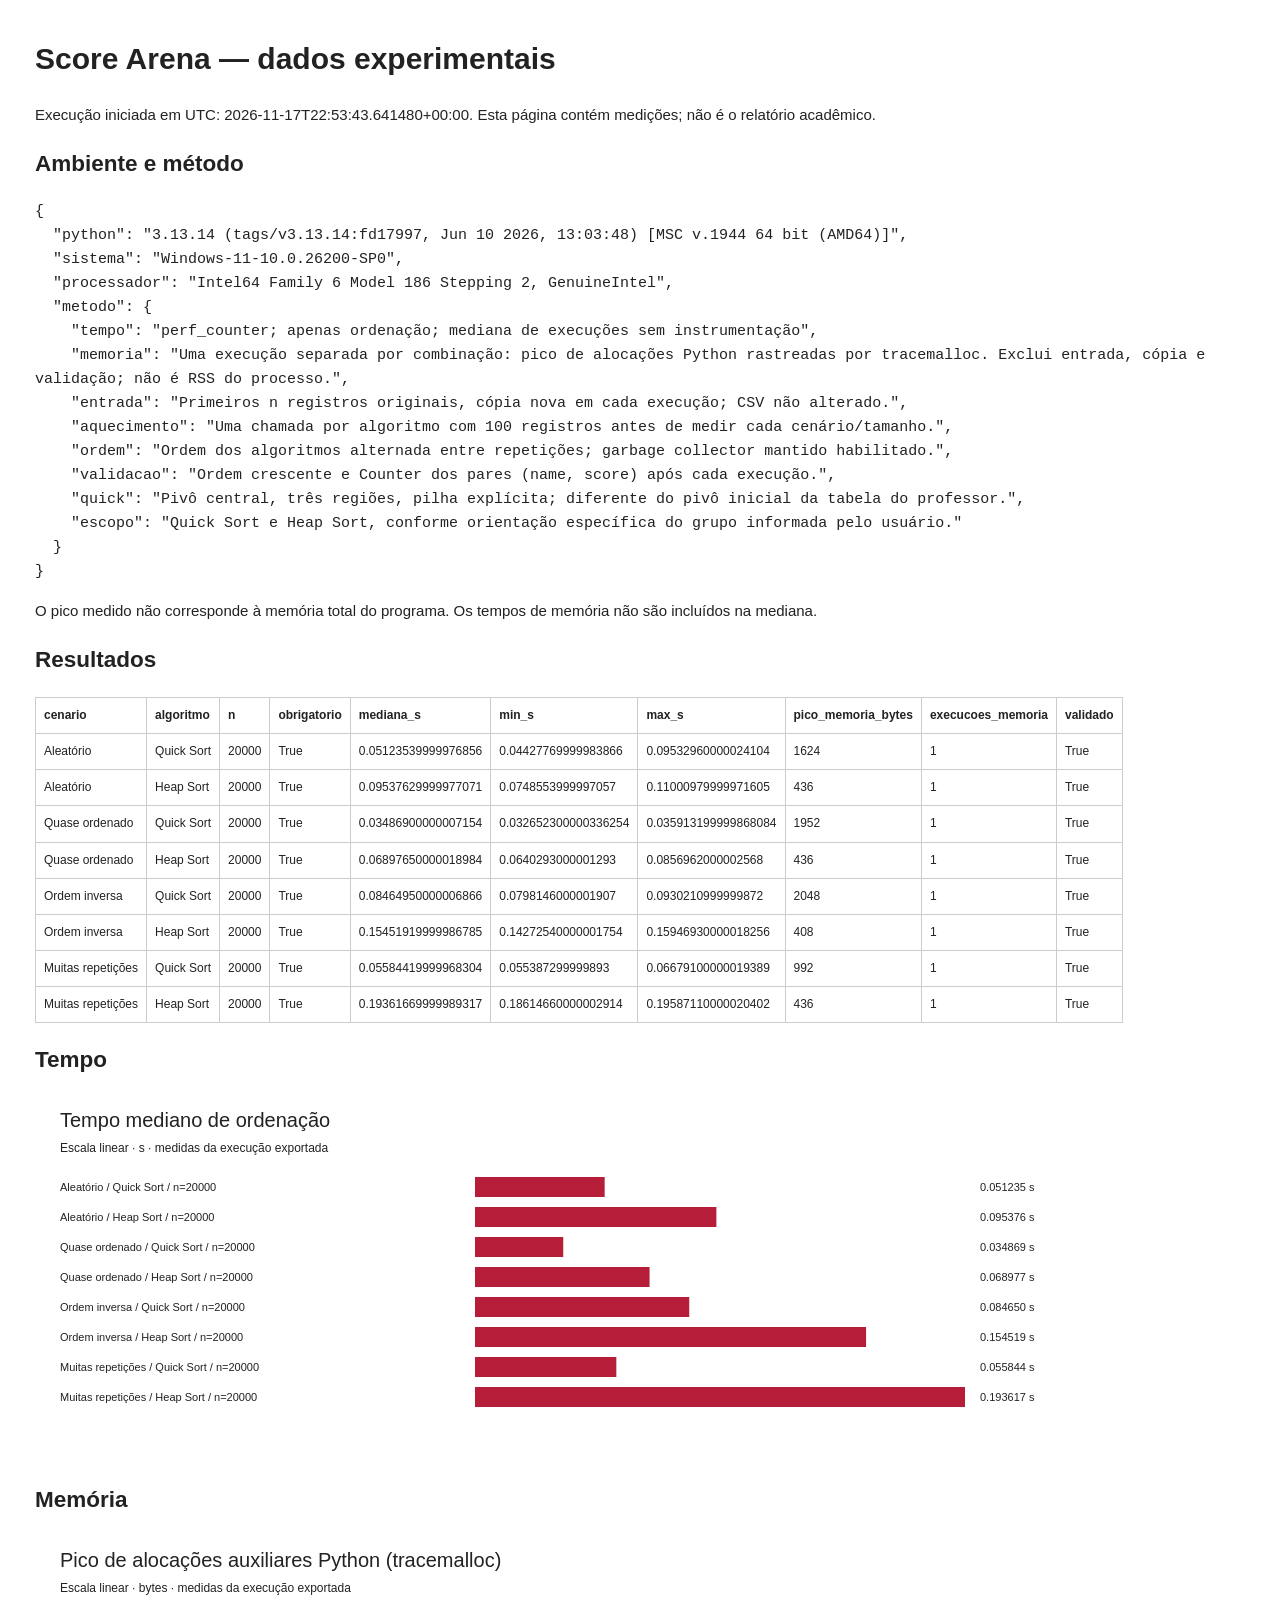
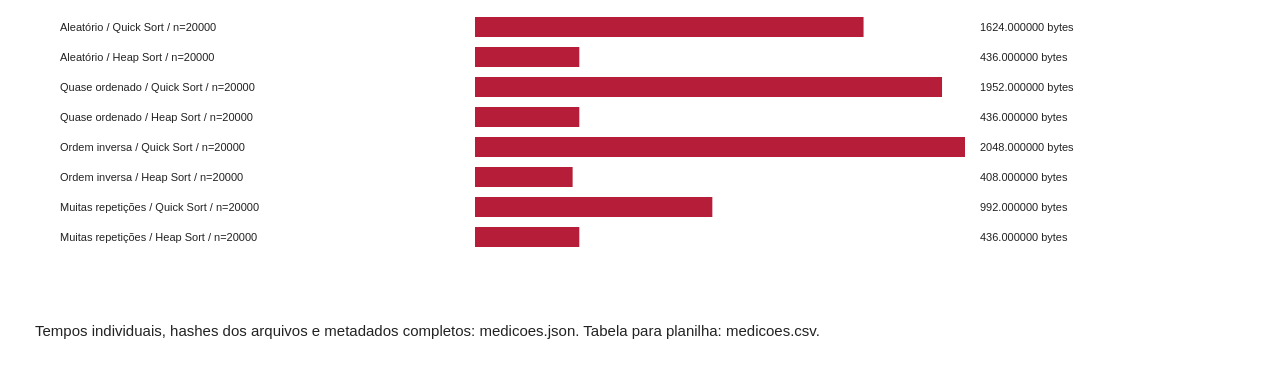
<file: Score_Arena_Redline/resultados/visualizar_resultados.html>
<!doctype html><html lang="pt-BR"><meta charset="utf-8"><meta name="viewport" content="width=device-width,initial-scale=1">
<title>Score Arena — dados experimentais</title><style>body{font:15px/1.6 Arial;margin:35px;color:#222}table{border-collapse:collapse;font-size:12px}td,th{border:1px solid #ccc;padding:8px;text-align:left}img{width:100%;max-width:1100px}pre{white-space:pre-wrap}.scroll{overflow:auto}</style>
<h1>Score Arena — dados experimentais</h1><p>Execução iniciada em UTC: 2026-11-17T22:53:43.641480+00:00. Esta página contém medições; não é o relatório acadêmico.</p>
<h2>Ambiente e método</h2><pre>{
  &quot;python&quot;: &quot;3.13.14 (tags/v3.13.14:fd17997, Jun 10 2026, 13:03:48) [MSC v.1944 64 bit (AMD64)]&quot;,
  &quot;sistema&quot;: &quot;Windows-11-10.0.26200-SP0&quot;,
  &quot;processador&quot;: &quot;Intel64 Family 6 Model 186 Stepping 2, GenuineIntel&quot;,
  &quot;metodo&quot;: {
    &quot;tempo&quot;: &quot;perf_counter; apenas ordenação; mediana de execuções sem instrumentação&quot;,
    &quot;memoria&quot;: &quot;Uma execução separada por combinação: pico de alocações Python rastreadas por tracemalloc. Exclui entrada, cópia e validação; não é RSS do processo.&quot;,
    &quot;entrada&quot;: &quot;Primeiros n registros originais, cópia nova em cada execução; CSV não alterado.&quot;,
    &quot;aquecimento&quot;: &quot;Uma chamada por algoritmo com 100 registros antes de medir cada cenário/tamanho.&quot;,
    &quot;ordem&quot;: &quot;Ordem dos algoritmos alternada entre repetições; garbage collector mantido habilitado.&quot;,
    &quot;validacao&quot;: &quot;Ordem crescente e Counter dos pares (name, score) após cada execução.&quot;,
    &quot;quick&quot;: &quot;Pivô central, três regiões, pilha explícita; diferente do pivô inicial da tabela do professor.&quot;,
    &quot;escopo&quot;: &quot;Quick Sort e Heap Sort, conforme orientação específica do grupo informada pelo usuário.&quot;
  }
}</pre>
<p>O pico medido não corresponde à memória total do programa. Os tempos de memória não são incluídos na mediana.</p>
<h2>Resultados</h2><div class="scroll"><table><thead><tr><th>cenario</th><th>algoritmo</th><th>n</th><th>obrigatorio</th><th>mediana_s</th><th>min_s</th><th>max_s</th><th>pico_memoria_bytes</th><th>execucoes_memoria</th><th>validado</th></tr></thead><tbody><tr><td>Aleatório</td><td>Quick Sort</td><td>20000</td><td>True</td><td>0.05123539999976856</td><td>0.04427769999983866</td><td>0.09532960000024104</td><td>1624</td><td>1</td><td>True</td></tr><tr><td>Aleatório</td><td>Heap Sort</td><td>20000</td><td>True</td><td>0.09537629999977071</td><td>0.0748553999997057</td><td>0.11000979999971605</td><td>436</td><td>1</td><td>True</td></tr><tr><td>Quase ordenado</td><td>Quick Sort</td><td>20000</td><td>True</td><td>0.03486900000007154</td><td>0.032652300000336254</td><td>0.035913199999868084</td><td>1952</td><td>1</td><td>True</td></tr><tr><td>Quase ordenado</td><td>Heap Sort</td><td>20000</td><td>True</td><td>0.06897650000018984</td><td>0.0640293000001293</td><td>0.0856962000002568</td><td>436</td><td>1</td><td>True</td></tr><tr><td>Ordem inversa</td><td>Quick Sort</td><td>20000</td><td>True</td><td>0.08464950000006866</td><td>0.0798146000001907</td><td>0.0930210999999872</td><td>2048</td><td>1</td><td>True</td></tr><tr><td>Ordem inversa</td><td>Heap Sort</td><td>20000</td><td>True</td><td>0.15451919999986785</td><td>0.14272540000001754</td><td>0.15946930000018256</td><td>408</td><td>1</td><td>True</td></tr><tr><td>Muitas repetições</td><td>Quick Sort</td><td>20000</td><td>True</td><td>0.05584419999968304</td><td>0.055387299999893</td><td>0.06679100000019389</td><td>992</td><td>1</td><td>True</td></tr><tr><td>Muitas repetições</td><td>Heap Sort</td><td>20000</td><td>True</td><td>0.19361669999989317</td><td>0.18614660000002914</td><td>0.19587110000020402</td><td>436</td><td>1</td><td>True</td></tr></tbody></table></div>
<h2>Tempo</h2><img src="tempos.svg" alt="Gráfico de medianas em segundos"><h2>Memória</h2><img src="memoria.svg" alt="Gráfico de pico de memória auxiliar">
<p>Tempos individuais, hashes dos arquivos e metadados completos: medicoes.json. Tabela para planilha: medicoes.csv.</p></html>
</file>
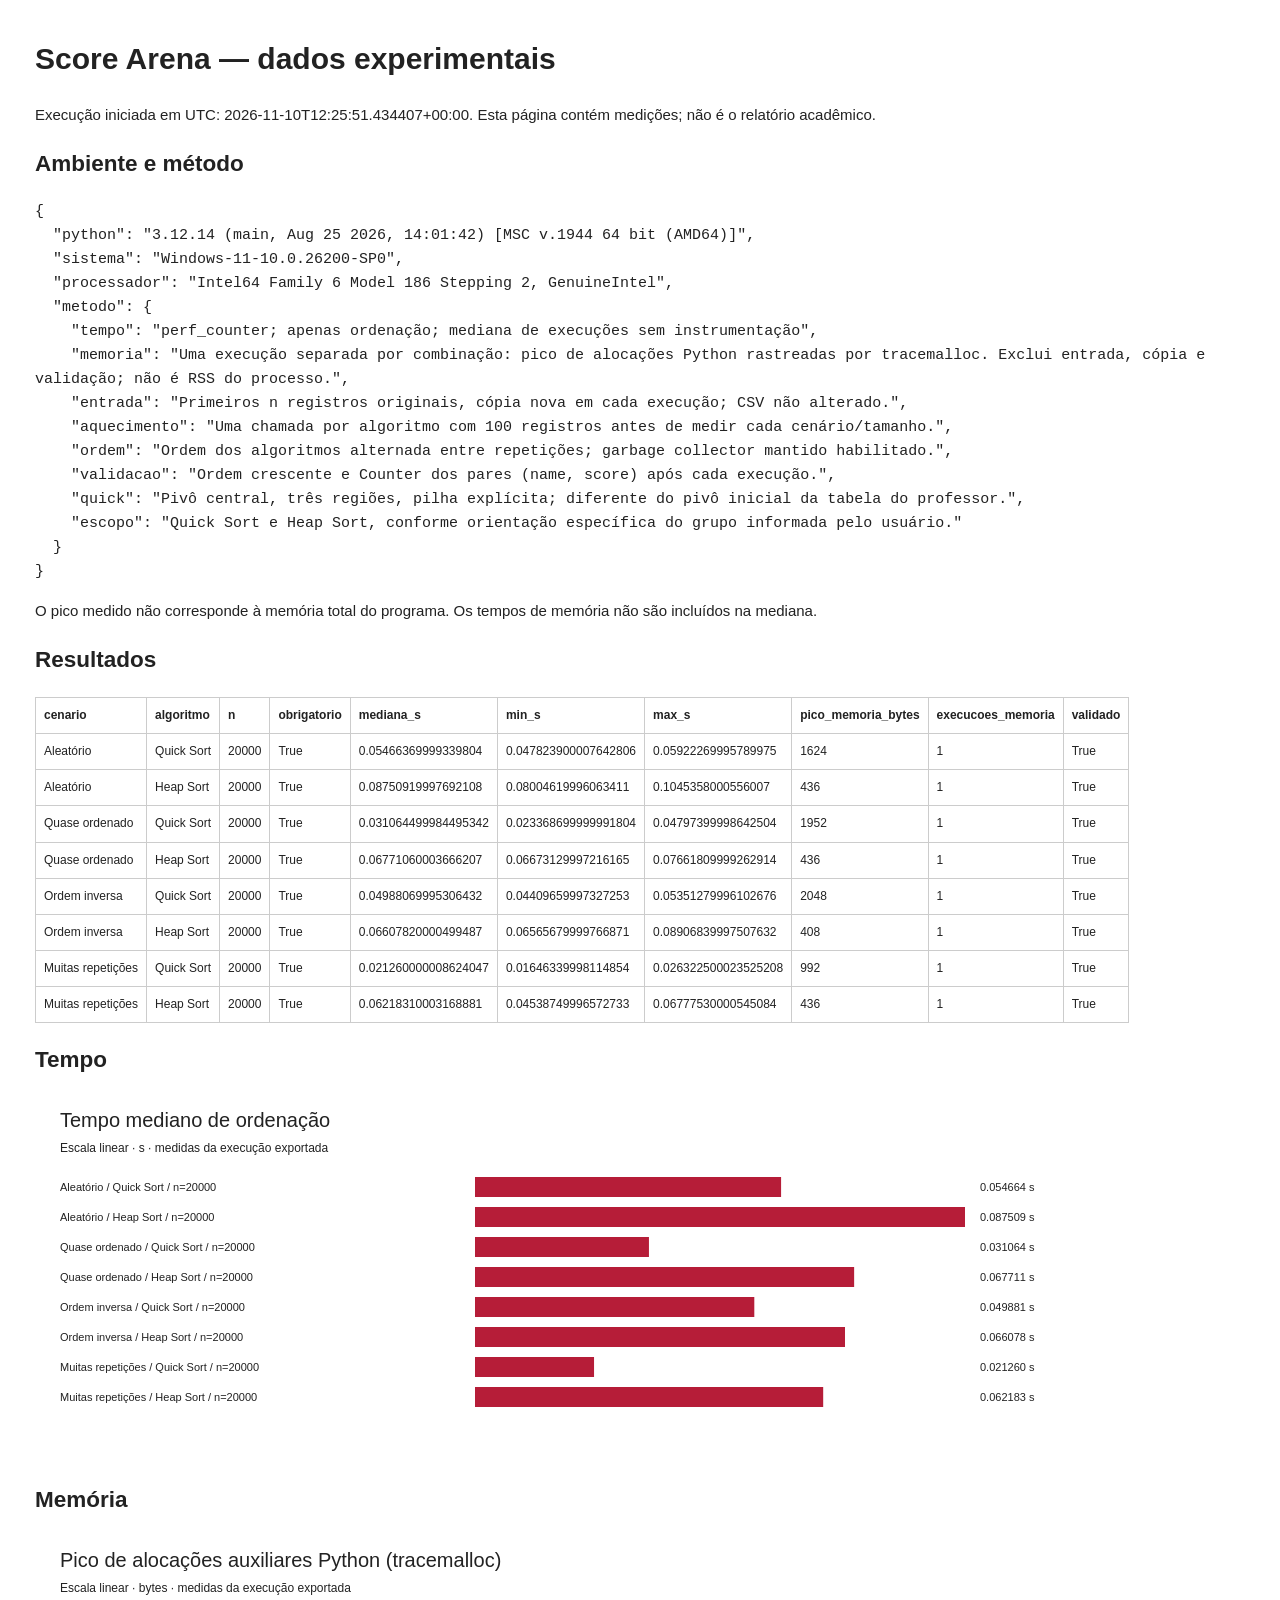
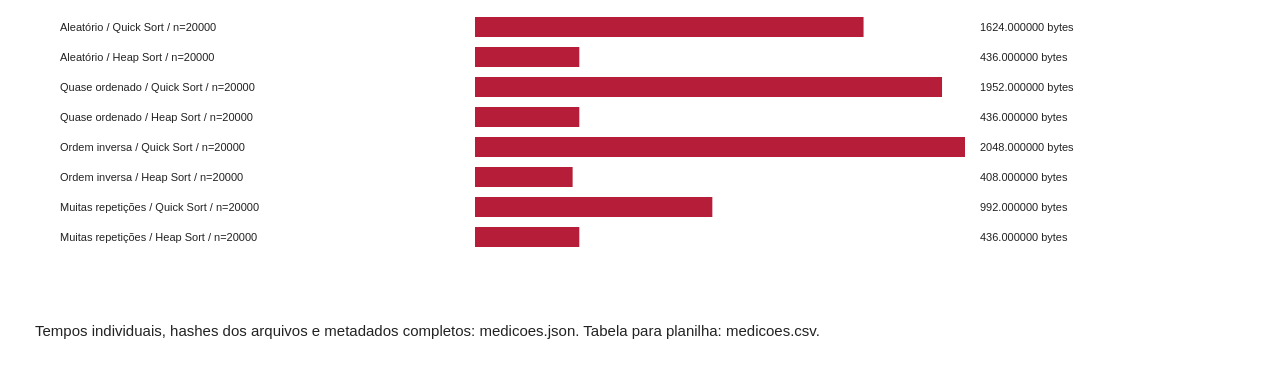
<file: Score_Arena_Redline/resultados_validacao/visualizar_resultados.html>
<!doctype html><html lang="pt-BR"><meta charset="utf-8"><meta name="viewport" content="width=device-width,initial-scale=1">
<title>Score Arena — dados experimentais</title><style>body{font:15px/1.6 Arial;margin:35px;color:#222}table{border-collapse:collapse;font-size:12px}td,th{border:1px solid #ccc;padding:8px;text-align:left}img{width:100%;max-width:1100px}pre{white-space:pre-wrap}.scroll{overflow:auto}</style>
<h1>Score Arena — dados experimentais</h1><p>Execução iniciada em UTC: 2026-11-10T12:25:51.434407+00:00. Esta página contém medições; não é o relatório acadêmico.</p>
<h2>Ambiente e método</h2><pre>{
  &quot;python&quot;: &quot;3.12.14 (main, Aug 25 2026, 14:01:42) [MSC v.1944 64 bit (AMD64)]&quot;,
  &quot;sistema&quot;: &quot;Windows-11-10.0.26200-SP0&quot;,
  &quot;processador&quot;: &quot;Intel64 Family 6 Model 186 Stepping 2, GenuineIntel&quot;,
  &quot;metodo&quot;: {
    &quot;tempo&quot;: &quot;perf_counter; apenas ordenação; mediana de execuções sem instrumentação&quot;,
    &quot;memoria&quot;: &quot;Uma execução separada por combinação: pico de alocações Python rastreadas por tracemalloc. Exclui entrada, cópia e validação; não é RSS do processo.&quot;,
    &quot;entrada&quot;: &quot;Primeiros n registros originais, cópia nova em cada execução; CSV não alterado.&quot;,
    &quot;aquecimento&quot;: &quot;Uma chamada por algoritmo com 100 registros antes de medir cada cenário/tamanho.&quot;,
    &quot;ordem&quot;: &quot;Ordem dos algoritmos alternada entre repetições; garbage collector mantido habilitado.&quot;,
    &quot;validacao&quot;: &quot;Ordem crescente e Counter dos pares (name, score) após cada execução.&quot;,
    &quot;quick&quot;: &quot;Pivô central, três regiões, pilha explícita; diferente do pivô inicial da tabela do professor.&quot;,
    &quot;escopo&quot;: &quot;Quick Sort e Heap Sort, conforme orientação específica do grupo informada pelo usuário.&quot;
  }
}</pre>
<p>O pico medido não corresponde à memória total do programa. Os tempos de memória não são incluídos na mediana.</p>
<h2>Resultados</h2><div class="scroll"><table><thead><tr><th>cenario</th><th>algoritmo</th><th>n</th><th>obrigatorio</th><th>mediana_s</th><th>min_s</th><th>max_s</th><th>pico_memoria_bytes</th><th>execucoes_memoria</th><th>validado</th></tr></thead><tbody><tr><td>Aleatório</td><td>Quick Sort</td><td>20000</td><td>True</td><td>0.05466369999339804</td><td>0.047823900007642806</td><td>0.05922269995789975</td><td>1624</td><td>1</td><td>True</td></tr><tr><td>Aleatório</td><td>Heap Sort</td><td>20000</td><td>True</td><td>0.08750919997692108</td><td>0.08004619996063411</td><td>0.1045358000556007</td><td>436</td><td>1</td><td>True</td></tr><tr><td>Quase ordenado</td><td>Quick Sort</td><td>20000</td><td>True</td><td>0.031064499984495342</td><td>0.023368699999991804</td><td>0.04797399998642504</td><td>1952</td><td>1</td><td>True</td></tr><tr><td>Quase ordenado</td><td>Heap Sort</td><td>20000</td><td>True</td><td>0.06771060003666207</td><td>0.06673129997216165</td><td>0.07661809999262914</td><td>436</td><td>1</td><td>True</td></tr><tr><td>Ordem inversa</td><td>Quick Sort</td><td>20000</td><td>True</td><td>0.04988069995306432</td><td>0.04409659997327253</td><td>0.05351279996102676</td><td>2048</td><td>1</td><td>True</td></tr><tr><td>Ordem inversa</td><td>Heap Sort</td><td>20000</td><td>True</td><td>0.06607820000499487</td><td>0.06565679999766871</td><td>0.08906839997507632</td><td>408</td><td>1</td><td>True</td></tr><tr><td>Muitas repetições</td><td>Quick Sort</td><td>20000</td><td>True</td><td>0.021260000008624047</td><td>0.01646339998114854</td><td>0.026322500023525208</td><td>992</td><td>1</td><td>True</td></tr><tr><td>Muitas repetições</td><td>Heap Sort</td><td>20000</td><td>True</td><td>0.06218310003168881</td><td>0.04538749996572733</td><td>0.06777530000545084</td><td>436</td><td>1</td><td>True</td></tr></tbody></table></div>
<h2>Tempo</h2><img src="tempos.svg" alt="Gráfico de medianas em segundos"><h2>Memória</h2><img src="memoria.svg" alt="Gráfico de pico de memória auxiliar">
<p>Tempos individuais, hashes dos arquivos e metadados completos: medicoes.json. Tabela para planilha: medicoes.csv.</p></html>
</file>
